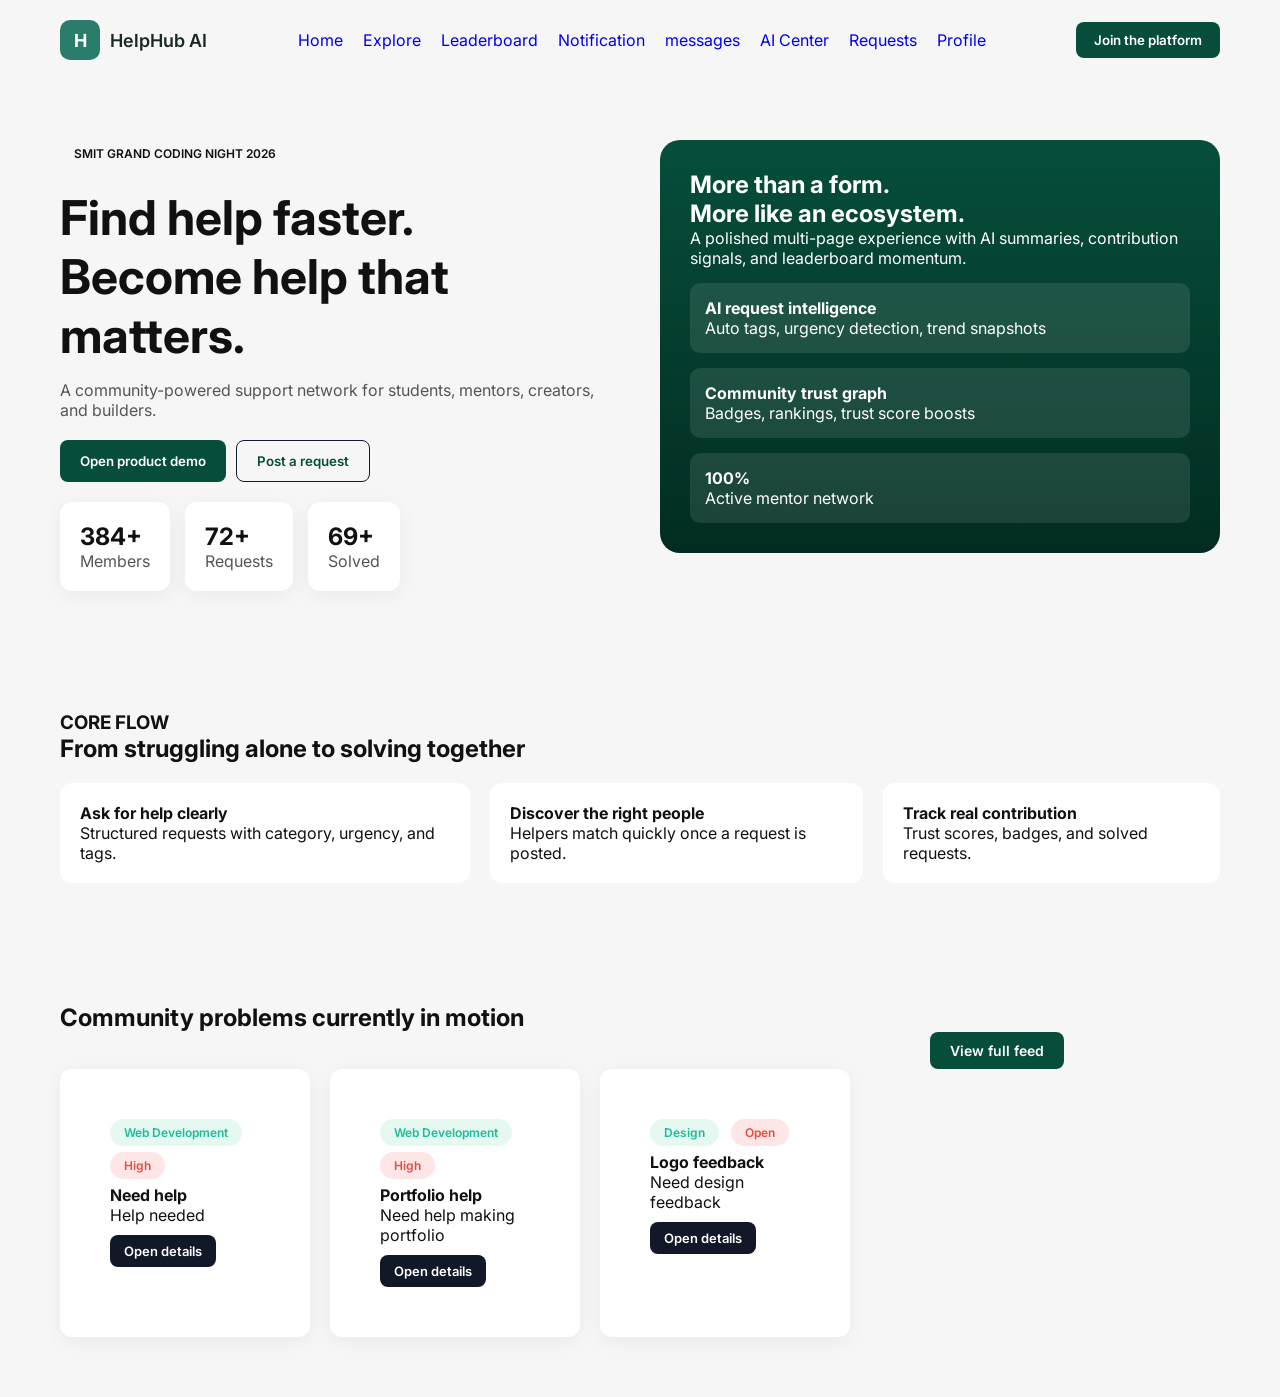
<file: index.html>
<!DOCTYPE html>
<html lang="en">
  <head>
    <meta charset="UTF-8" />
    <meta name="viewport" content="width=device-width, initial-scale=1.0" />
    <title>Helplytics AI</title>

    <link rel="stylesheet" href="style.css" />
    <link
      href="https://fonts.googleapis.com/css2?family=Inter:wght@300;400;600;700&display=swap"
      rel="stylesheet"
    />
  </head>

  <body>
    <form action="auth/auth.html">
      <!-- NAVBAR -->
      <header class="navbar">
        <a href="#" class="logo">
          <div class="logo-icon">H</div>
          <span class="logo-text">HelpHub AI</span>
        </a>
        <nav>
          <nav>
            <a href="index.html">Home</a>
            <a href="explore/expo.html">Explore</a>
            <a href="leaderboard/learder.html">Leaderboard</a>
            <a href="Notification/noti.html">Notification</a>
            <a href="messages/mess.html">messages</a>
            <a href="ai-center/ai.html">AI Center</a>
            <a href="requests/req.html">Requests</a>
            <a href="profile/pfp.html">Profile</a>
          </nav>
        </nav>

        <button class="join-btn">Join the platform</button>
      </header>

      <!-- HERO -->
      <section class="hero">
        <div class="left">
          <span class="tag">SMIT GRAND CODING NIGHT 2026</span>

          <h1>Find help faster.<br />Become help that matters.</h1>

          <p>
            A community-powered support network for students, mentors, creators,
            and builders.
          </p>

          <div class="buttons">
            <button class="primary">Open product demo</button>
            <button class="secondary">Post a request</button>
          </div>

          <div class="stats">
            <div class="card">
              <h2>384+</h2>
              <p>Members</p>
            </div>
            <div class="card">
              <h2>72+</h2>
              <p>Requests</p>
            </div>
            <div class="card">
              <h2>69+</h2>
              <p>Solved</p>
            </div>
          </div>
        </div>

        <div class="right">
          <div class="panel">
            <h2>More than a form.<br />More like an ecosystem.</h2>

            <p>
              A polished multi-page experience with AI summaries, contribution
              signals, and leaderboard momentum.
            </p>

            <div class="box">
              <strong>AI request intelligence</strong>
              <p>Auto tags, urgency detection, trend snapshots</p>
            </div>

            <div class="box">
              <strong>Community trust graph</strong>
              <p>Badges, rankings, trust score boosts</p>
            </div>

            <div class="box">
              <strong>100%</strong>
              <p>Active mentor network</p>
            </div>
          </div>
        </div>
      </section>

      <!-- CORE FLOW -->
      <section class="core">
        <h3>CORE FLOW</h3>
        <h2>From struggling alone to solving together</h2>

        <div class="flow-cards">
          <div class="flow">
            <h4>Ask for help clearly</h4>
            <p>Structured requests with category, urgency, and tags.</p>
          </div>

          <div class="flow">
            <h4>Discover the right people</h4>
            <p>Helpers match quickly once a request is posted.</p>
          </div>

          <div class="flow">
            <h4>Track real contribution</h4>
            <p>Trust scores, badges, and solved requests.</p>
          </div>
        </div>
      </section>

      <!-- FEATURED REQUESTS -->
      <section class="requests">
        <div class="req-header">
          <h2>Community problems currently in motion</h2>
          <button>View full feed</button>
        </div>

        <div class="req-cards">
          <div class="req-card">
            <span class="tag green">Web Development</span>
            <span class="tag red">High</span>
            <h4>Need help</h4>
            <p>Help needed</p>
            <button>Open details</button>
          </div>

          <div class="req-card">
            <span class="tag green">Web Development</span>
            <span class="tag red">High</span>
            <h4>Portfolio help</h4>
            <p>Need help making portfolio</p>
            <button>Open details</button>
          </div>

          <div class="req-card">
            <span class="tag green">Design</span>
            <span class="tag red">Open</span>
            <h4>Logo feedback</h4>
            <p>Need design feedback</p>
            <button>Open details</button>
          </div>
        </div>
      </section>
    </form>

    <script src="index.js" type="module"></script>
  </body>
</html>
</file>
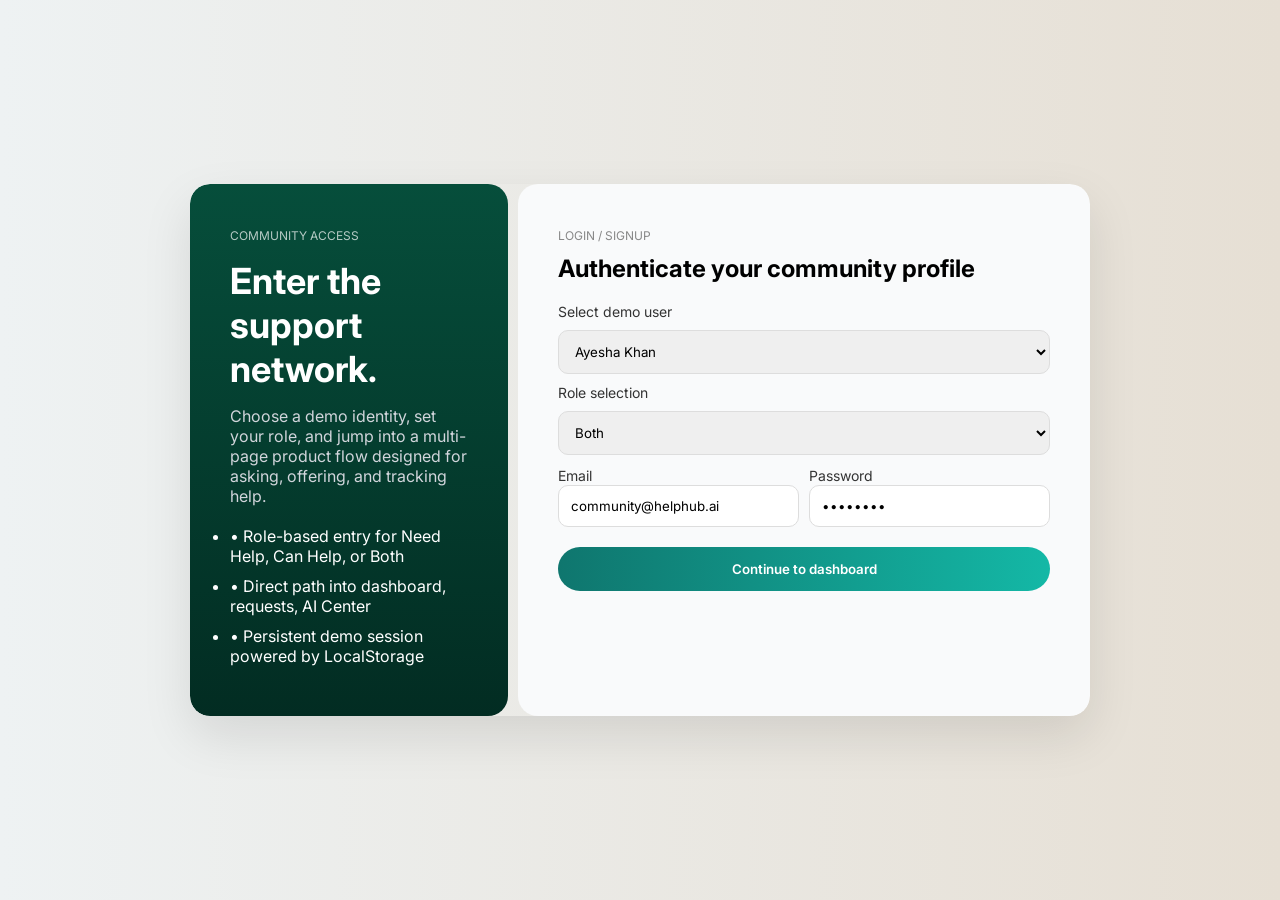
<file: auth/auth.html>
<!DOCTYPE html>
<html lang="en">
<head>
<meta charset="UTF-8">
<meta name="viewport" content="width=device-width, initial-scale=1.0">
<title>Auth - Helplytics</title>

<link rel="stylesheet" href="auth.css">
<link href="https://fonts.googleapis.com/css2?family=Inter:wght@300;400;600;700&display=swap" rel="stylesheet">
</head>

<body>
    

<div class="container">

  <!-- LEFT PANEL -->
  <div class="left">
    <span class="tag">COMMUNITY ACCESS</span>

    <h1>Enter the support network.</h1>

    <p>
      Choose a demo identity, set your role, and jump into a multi-page
      product flow designed for asking, offering, and tracking help.
    </p>

    <ul>
      <li>• Role-based entry for Need Help, Can Help, or Both</li>
      <li>• Direct path into dashboard, requests, AI Center</li>
      <li>• Persistent demo session powered by LocalStorage</li>
    </ul>
  </div>

  <!-- RIGHT PANEL -->
  <div class="right">

    <span class="small">LOGIN / SIGNUP</span>
    <h2>Authenticate your community profile</h2>

    <form id="loginForm">

      <label>Select demo user</label>
      <select id="user">
        <option>Ayesha Khan</option>
        <option>Ali Raza</option>
      </select>

      <label>Role selection</label>
      <select id="role">
        <option>Both</option>
        <option>Need Help</option>
        <option>Can Help</option>
      </select>

      <div class="row">
        <div>
          <label>Email</label>
          <input type="email" id="email" value="community@helphub.ai">
        </div>

        <div>
          <label>Password</label>
          <input type="password" id="password" value="12345678">
        </div>
      </div>

      <button type="submit">Continue to dashboard</button>

    </form>

  </div>

</div>

<script src="auth.js"></script>
</body>
</html>
</file>
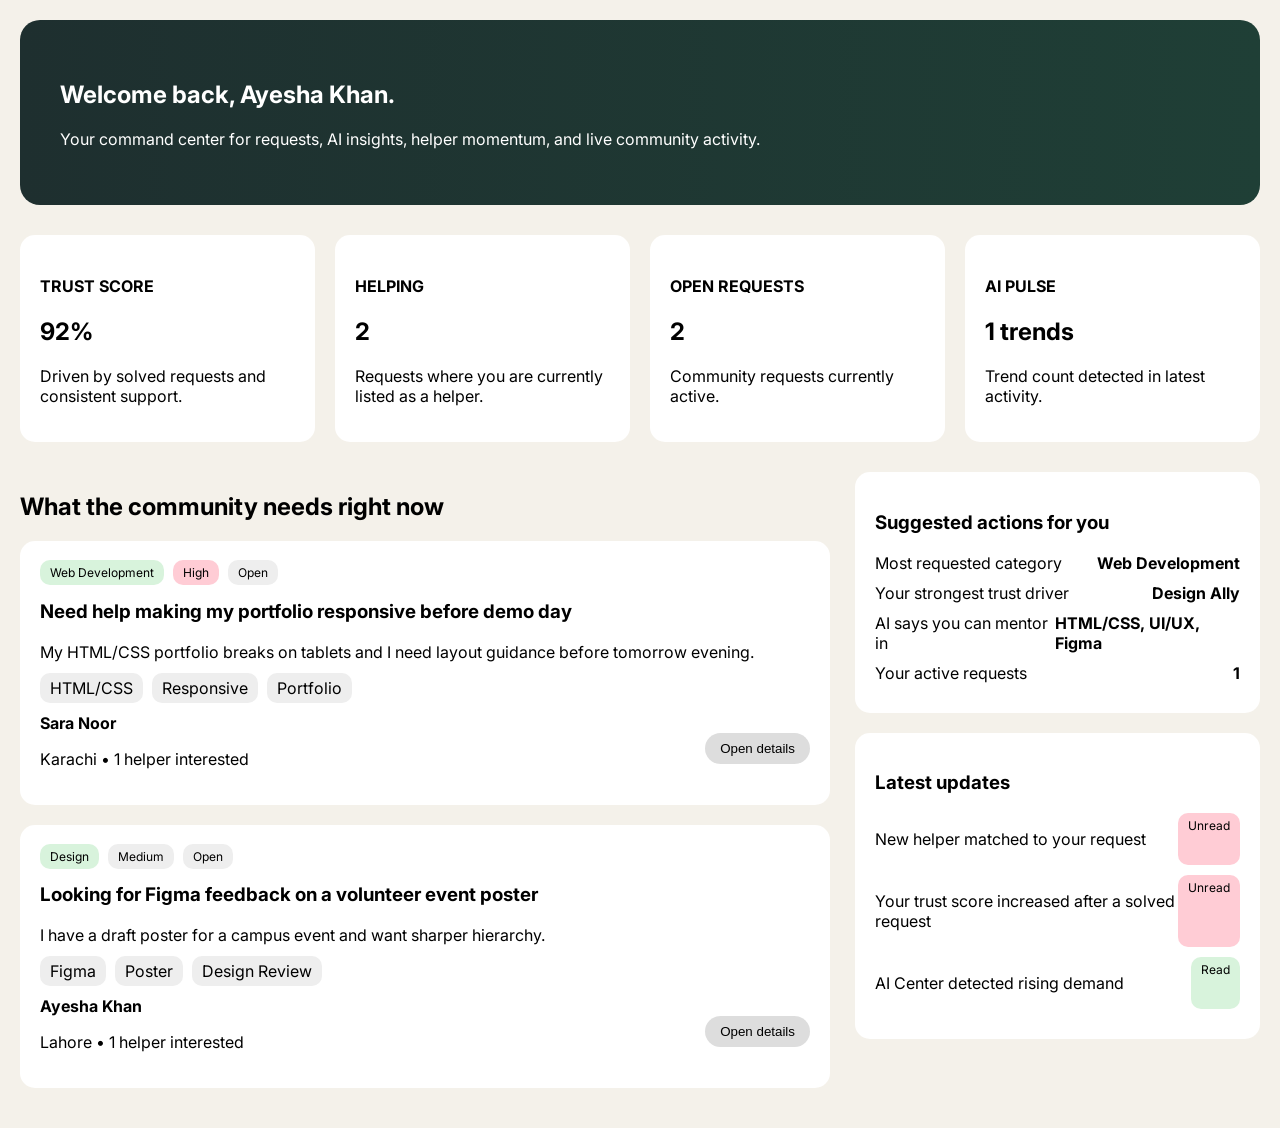
<file: dashborad/dash.html>
<!DOCTYPE html>
<html lang="en">
<head>
<meta charset="UTF-8">
<meta name="viewport" content="width=device-width, initial-scale=1.0">
<title>Dashboard</title>
<link rel="stylesheet" href="dash.css">
<link href="https://fonts.googleapis.com/css2?family=Inter:wght@300;400;600;700&display=swap" rel="stylesheet">
</head>

<body>

<!-- HERO -->
<section class="hero">
  <h1>Welcome back, Ayesha Khan.</h1>
  <p>Your command center for requests, AI insights, helper momentum, and live community activity.</p>
</section>

<!-- STATS -->
<section class="stats">

  <div class="card">
    <h4>TRUST SCORE</h4>
    <h2>92%</h2>
    <p>Driven by solved requests and consistent support.</p>
  </div>

  <div class="card">
    <h4>HELPING</h4>
    <h2>2</h2>
    <p>Requests where you are currently listed as a helper.</p>
  </div>

  <div class="card">
    <h4>OPEN REQUESTS</h4>
    <h2>2</h2>
    <p>Community requests currently active.</p>
  </div>

  <div class="card">
    <h4>AI PULSE</h4>
    <h2>1 trends</h2>
    <p>Trend count detected in latest activity.</p>
  </div>

</section>

<!-- MAIN GRID -->
<section class="main">

  <!-- LEFT SIDE -->
  <div class="left">

    <h2>What the community needs right now</h2>

    <!-- CARD 1 -->
    <div class="req-card">
      <div class="tags">
        <span class="green">Web Development</span>
        <span class="red">High</span>
        <span class="gray">Open</span>
      </div>

      <h3>Need help making my portfolio responsive before demo day</h3>

      <p>My HTML/CSS portfolio breaks on tablets and I need layout guidance before tomorrow evening.</p>

      <div class="skills">
        <span>HTML/CSS</span>
        <span>Responsive</span>
        <span>Portfolio</span>
      </div>

      <div class="bottom">
        <div>
          <strong>Sara Noor</strong>
          <p>Karachi • 1 helper interested</p>
        </div>

        <button>Open details</button>
      </div>
    </div>

    <!-- CARD 2 -->
    <div class="req-card">
      <div class="tags">
        <span class="green">Design</span>
        <span class="gray">Medium</span>
        <span class="gray">Open</span>
      </div>

      <h3>Looking for Figma feedback on a volunteer event poster</h3>
      <p>I have a draft poster for a campus event and want sharper hierarchy.</p>

      <div class="skills">
        <span>Figma</span>
        <span>Poster</span>
        <span>Design Review</span>
      </div>

      <div class="bottom">
        <div>
          <strong>Ayesha Khan</strong>
          <p>Lahore • 1 helper interested</p>
        </div>

        <button>Open details</button>
      </div>
    </div>

  </div>

  <!-- RIGHT SIDE -->
  <div class="right">

    <!-- AI INSIGHTS -->
    <div class="panel">
      <h3>Suggested actions for you</h3>

      <div class="row">
        <span>Most requested category</span>
        <b>Web Development</b>
      </div>

      <div class="row">
        <span>Your strongest trust driver</span>
        <b>Design Ally</b>
      </div>

      <div class="row">
        <span>AI says you can mentor in</span>
        <b>HTML/CSS, UI/UX, Figma</b>
      </div>

      <div class="row">
        <span>Your active requests</span>
        <b>1</b>
      </div>
    </div>

    <!-- NOTIFICATIONS -->
    <div class="panel">
      <h3>Latest updates</h3>

      <div class="notify">
        <p>New helper matched to your request</p>
        <span class="badge red">Unread</span>
      </div>

      <div class="notify">
        <p>Your trust score increased after a solved request</p>
        <span class="badge red">Unread</span>
      </div>

      <div class="notify">
        <p>AI Center detected rising demand</p>
        <span class="badge green">Read</span>
      </div>

    </div>

  </div>

</section>

</body>
</html>
</file>
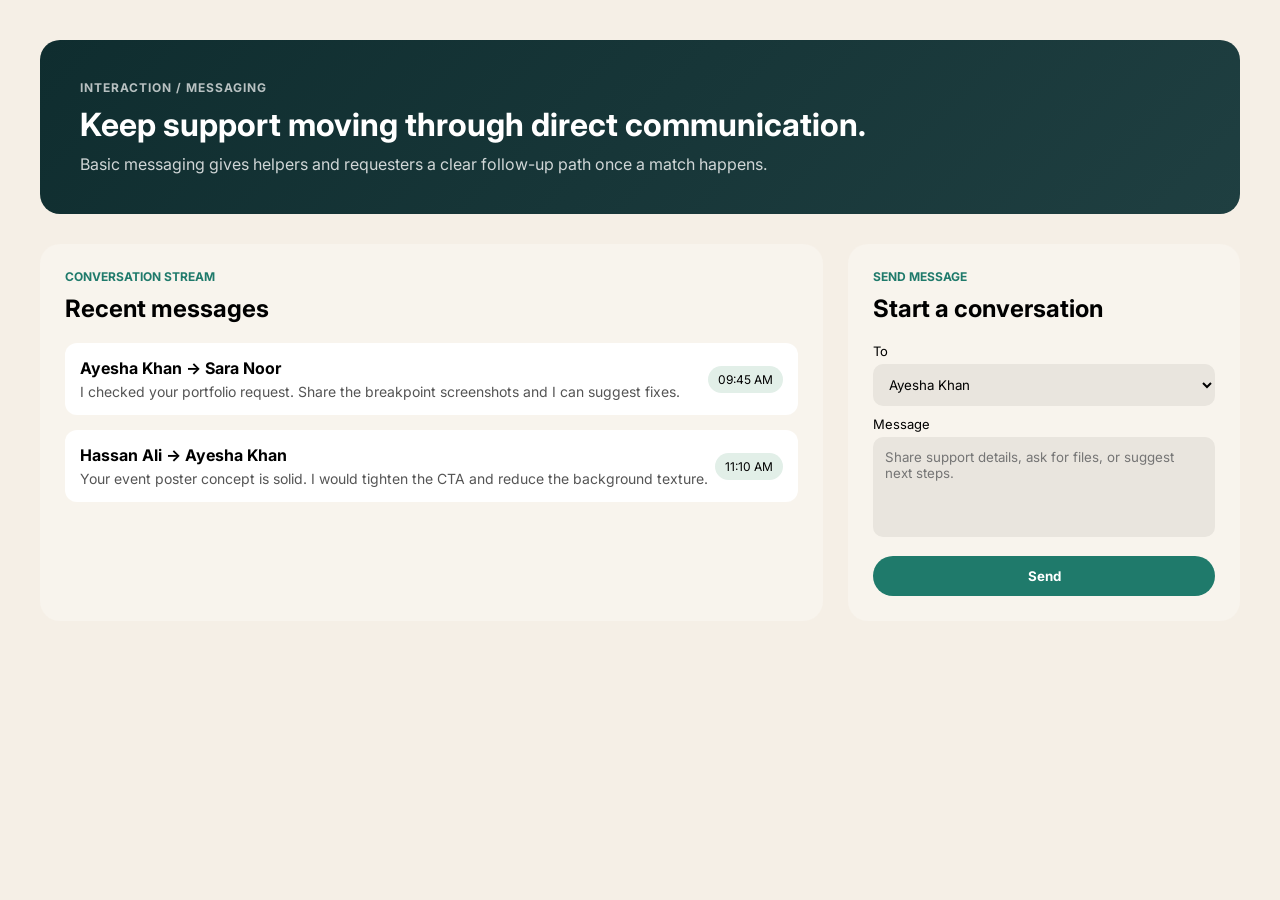
<file: messages/mess.html>
<!DOCTYPE html>
<html lang="en">
<head>
<meta charset="UTF-8">
<meta name="viewport" content="width=device-width, initial-scale=1.0">
<title>Messages</title>

<link rel="stylesheet" href="mess.css">
<link href="https://fonts.googleapis.com/css2?family=Inter:wght@300;400;600;700&display=swap" rel="stylesheet">
</head>

<body>

<!-- HEADER -->
<section class="header">
  <h4>INTERACTION / MESSAGING</h4>
  <h1>Keep support moving through direct communication.</h1>
  <p>Basic messaging gives helpers and requesters a clear follow-up path once a match happens.</p>
</section>

<!-- MAIN -->
<section class="container">

  <!-- LEFT SIDE -->
  <div class="messages-card">
    <h5>CONVERSATION STREAM</h5>
    <h2>Recent messages</h2>

    <!-- Message 1 -->
    <div class="message">
      <div>
        <strong>Ayesha Khan → Sara Noor</strong>
        <p>I checked your portfolio request. Share the breakpoint screenshots and I can suggest fixes.</p>
      </div>
      <span>09:45 AM</span>
    </div>

    <!-- Message 2 -->
    <div class="message">
      <div>
        <strong>Hassan Ali → Ayesha Khan</strong>
        <p>Your event poster concept is solid. I would tighten the CTA and reduce the background texture.</p>
      </div>
      <span>11:10 AM</span>
    </div>

  </div>

  <!-- RIGHT SIDE -->
  <div class="send-card">
    <h5>SEND MESSAGE</h5>
    <h2>Start a conversation</h2>

    <label>To</label>
    <select>
      <option>Ayesha Khan</option>
      <option>Sara Noor</option>
      <option>Hassan Ali</option>
    </select>

    <label>Message</label>
    <textarea placeholder="Share support details, ask for files, or suggest next steps."></textarea>

    <button>Send</button>
  </div>

</section>

</body>
</html>
</file>
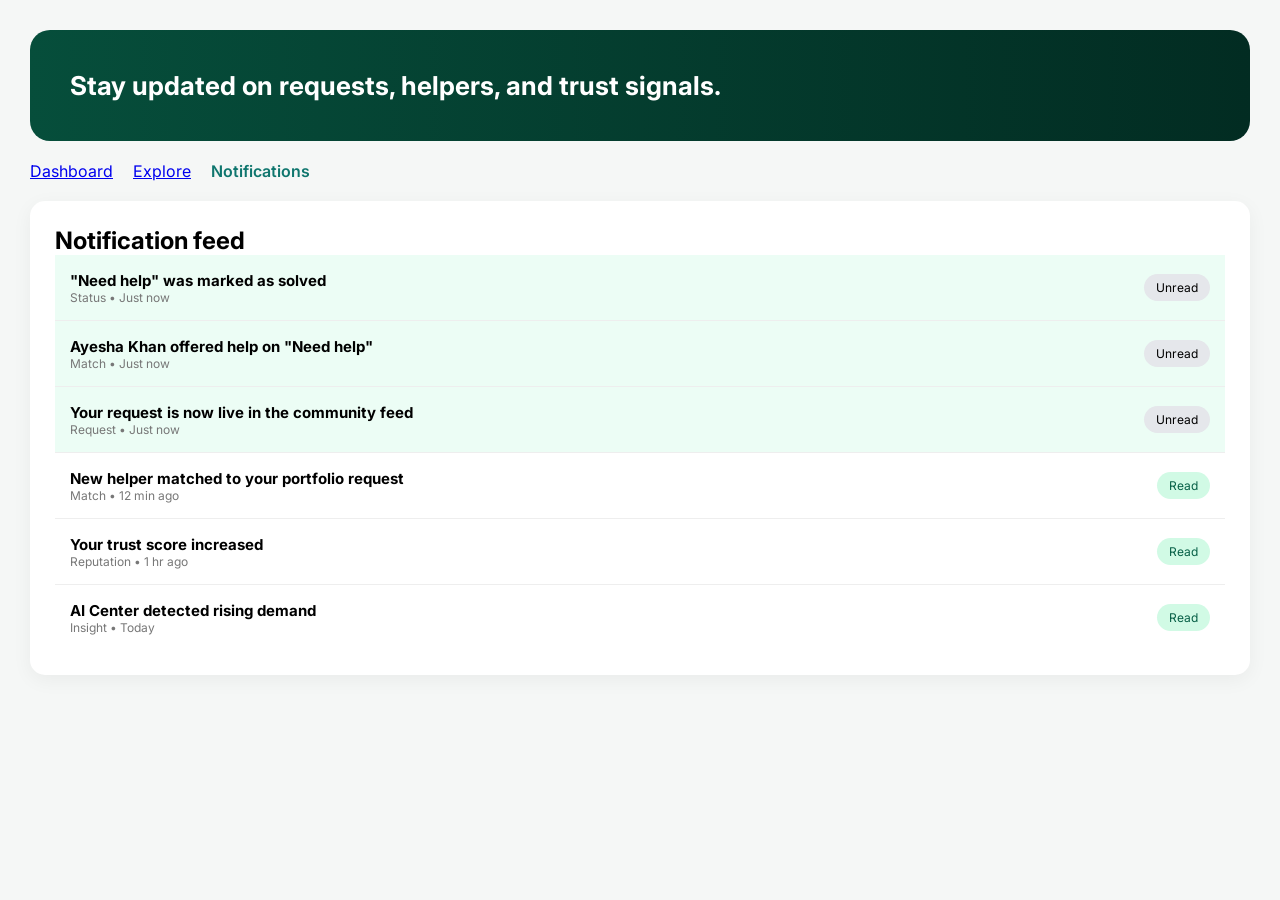
<file: Notification/noti.html>
<!DOCTYPE html>
<html lang="en">
<head>
<meta charset="UTF-8">
<meta name="viewport" content="width=device-width, initial-scale=1.0">
<title>Notifications</title>

<link rel="stylesheet" href="noti.css">
<link href="https://fonts.googleapis.com/css2?family=Inter:wght@400;600;700&display=swap" rel="stylesheet">
</head>

<body>

<!-- HERO -->
<section class="hero">
  <h1>Stay updated on requests, helpers, and trust signals.</h1>
</section>

<!-- NAV -->
<div class="mini-nav">
  <a href="/dashboard/dash.html">Dashboard</a>
  <a href="/explore/expo.html">Explore</a>
  <span class="active">Notifications</span>
</div>

<!-- MAIN -->
<div class="container">

  <h2>Notification feed</h2>

  <!-- ITEM -->
  <div class="item unread">
    <div>
      <strong>"Need help" was marked as solved</strong>
      <p>Status • Just now</p>
    </div>
    <span class="badge">Unread</span>
  </div>

  <div class="item unread">
    <div>
      <strong>Ayesha Khan offered help on "Need help"</strong>
      <p>Match • Just now</p>
    </div>
    <span class="badge">Unread</span>
  </div>

  <div class="item unread">
    <div>
      <strong>Your request is now live in the community feed</strong>
      <p>Request • Just now</p>
    </div>
    <span class="badge">Unread</span>
  </div>

  <div class="item">
    <div>
      <strong>New helper matched to your portfolio request</strong>
      <p>Match • 12 min ago</p>
    </div>
    <span class="badge read">Read</span>
  </div>

  <div class="item">
    <div>
      <strong>Your trust score increased</strong>
      <p>Reputation • 1 hr ago</p>
    </div>
    <span class="badge read">Read</span>
  </div>

  <div class="item">
    <div>
      <strong>AI Center detected rising demand</strong>
      <p>Insight • Today</p>
    </div>
    <span class="badge read">Read</span>
  </div>

</div>

<script src="noti.js"></script>
</body>
</html>
</file>
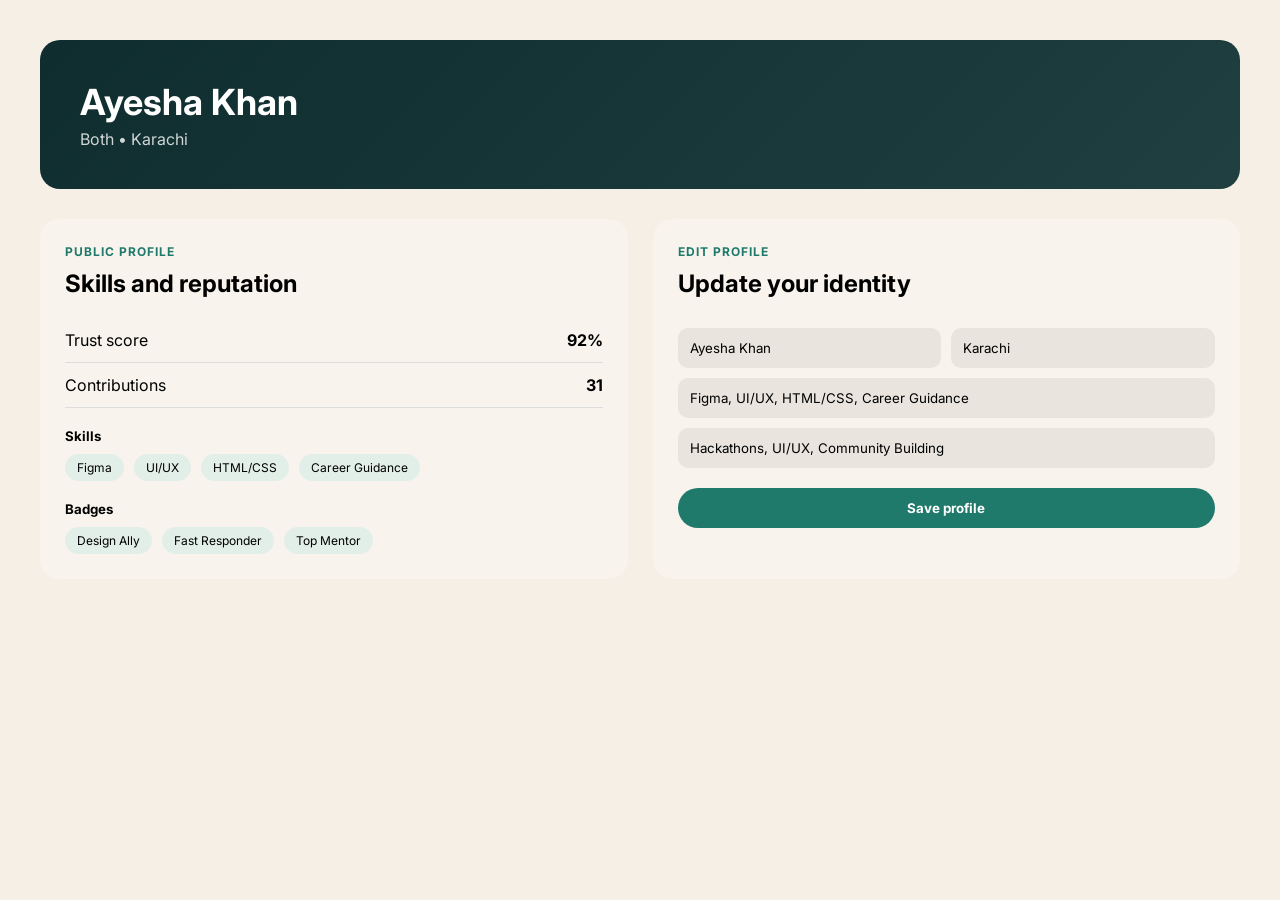
<file: profile/pfp.html>
<!DOCTYPE html>
<html lang="en">
<head>
<meta charset="UTF-8">
<meta name="viewport" content="width=device-width, initial-scale=1.0">
<title>Profile</title>

<link rel="stylesheet" href="pfp.css">
<link href="https://fonts.googleapis.com/css2?family=Inter:wght@300;400;600;700&display=swap" rel="stylesheet">
</head>

<body>

<!-- TOP HEADER -->
<section class="header">
  <h1>Ayesha Khan</h1>
  <p>Both • Karachi</p>
</section>

<!-- MAIN -->
<section class="profile-container">

  <!-- LEFT SIDE -->
  <div class="profile-card">

    <h4>PUBLIC PROFILE</h4>
    <h2>Skills and reputation</h2>

    <div class="row">
      <span>Trust score</span>
      <strong>92%</strong>
    </div>

    <div class="row">
      <span>Contributions</span>
      <strong>31</strong>
    </div>

    <h5>Skills</h5>
    <div class="tags">
      <span>Figma</span>
      <span>UI/UX</span>
      <span>HTML/CSS</span>
      <span>Career Guidance</span>
    </div>

    <h5>Badges</h5>
    <div class="tags">
      <span>Design Ally</span>
      <span>Fast Responder</span>
      <span>Top Mentor</span>
    </div>

  </div>

  <!-- RIGHT SIDE -->
  <div class="edit-card">

    <h4>EDIT PROFILE</h4>
    <h2>Update your identity</h2>

    <div class="input-row">
      <input type="text" value="Ayesha Khan">
      <input type="text" value="Karachi">
    </div>

    <input type="text" value="Figma, UI/UX, HTML/CSS, Career Guidance">
    <input type="text" value="Hackathons, UI/UX, Community Building">

    <button>Save profile</button>

  </div>

</section>

</body>
</html>
</file>
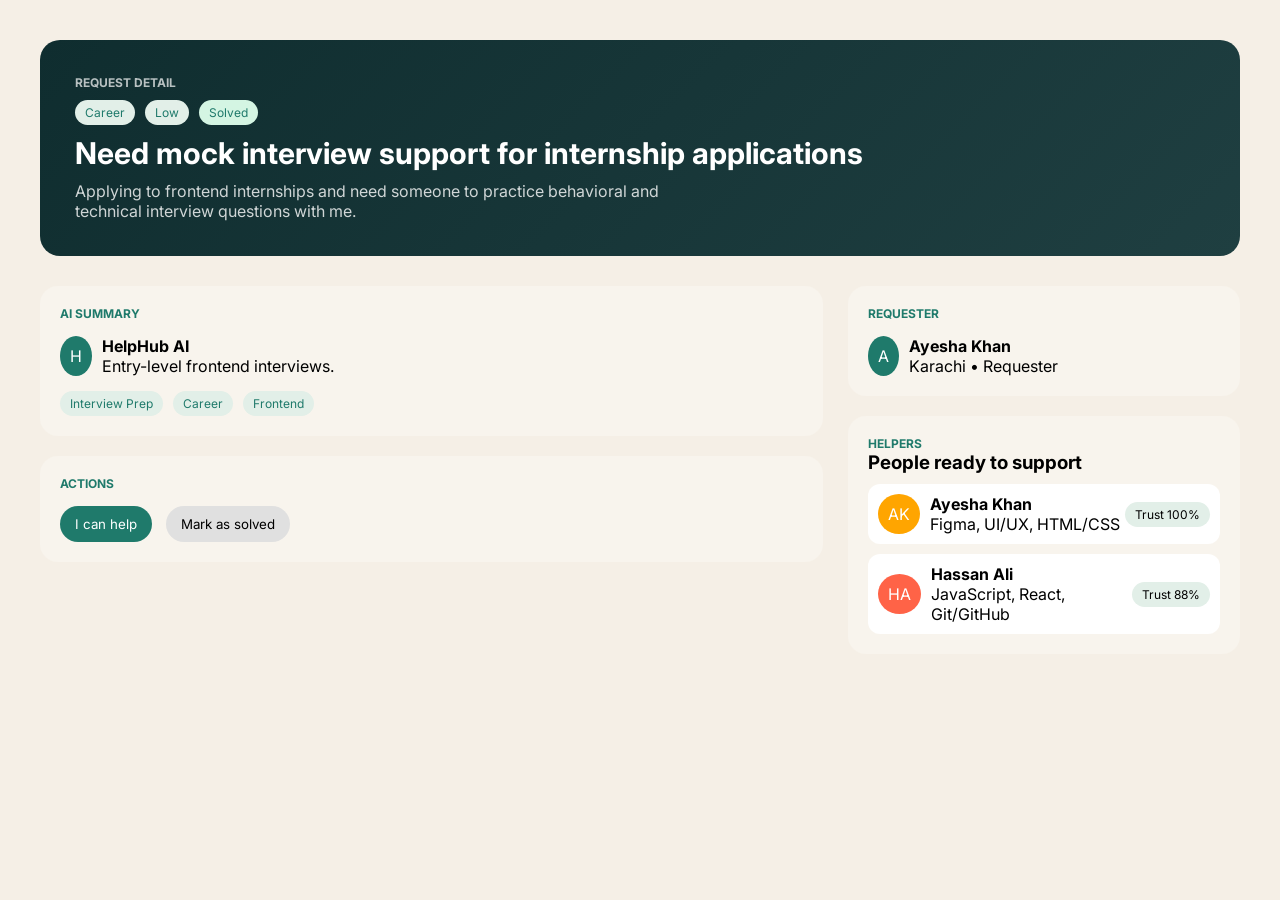
<file: requests/req.html>
<!DOCTYPE html>
<html lang="en">
<head>
<meta charset="UTF-8">
<meta name="viewport" content="width=device-width, initial-scale=1.0">
<title>Request Detail</title>

<link rel="stylesheet" href="req.css">
<link href="https://fonts.googleapis.com/css2?family=Inter:wght@300;400;600;700&display=swap" rel="stylesheet">
</head>

<body>

<!-- HEADER -->
<section class="header">
  <h5>REQUEST DETAIL</h5>

  <div class="tags">
    <span>Career</span>
    <span>Low</span>
    <span class="green">Solved</span>
  </div>

  <h1>Need mock interview support for internship applications</h1>

  <p>
    Applying to frontend internships and need someone to practice behavioral
    and technical interview questions with me.
  </p>
</section>

<!-- MAIN -->
<section class="container">

  <!-- LEFT -->
  <div class="left">

    <div class="card">
      <h5>AI SUMMARY</h5>

      <div class="ai-box">
        <div class="icon">H</div>
        <div>
          <strong>HelpHub AI</strong>
          <p>Entry-level frontend interviews.</p>
        </div>
      </div>

      <div class="tags small">
        <span>Interview Prep</span>
        <span>Career</span>
        <span>Frontend</span>
      </div>
    </div>

    <div class="card">
      <h5>ACTIONS</h5>

      <div class="buttons">
        <button class="primary">I can help</button>
        <button class="secondary">Mark as solved</button>
      </div>
    </div>

  </div>

  <!-- RIGHT -->
  <div class="right">

    <div class="card">
      <h5>REQUESTER</h5>

      <div class="user">
        <div class="avatar">A</div>
        <div>
          <strong>Ayesha Khan</strong>
          <p>Karachi • Requester</p>
        </div>
      </div>
    </div>

    <div class="card">
      <h5>HELPERS</h5>
      <h3>People ready to support</h3>

      <div class="helper">
        <div class="avatar orange">AK</div>
        <div class="info">
          <strong>Ayesha Khan</strong>
          <p>Figma, UI/UX, HTML/CSS</p>
        </div>
        <span class="trust">Trust 100%</span>
      </div>

      <div class="helper">
        <div class="avatar red">HA</div>
        <div class="info">
          <strong>Hassan Ali</strong>
          <p>JavaScript, React, Git/GitHub</p>
        </div>
        <span class="trust">Trust 88%</span>
      </div>

    </div>

  </div>

</section>

</body>
</html>
</file>
<file: style.css>
* {
    margin: 0;
    padding: 0;
    box-sizing: border-box;
    font-family: Inter
}

body {
    background: #f6f6f6;
    color: #111
}

/* NAV */
.navbar {
    display: flex;
    justify-content: space-between;
    padding: 20px 60px;
    align-items: center;
}

.navbar a {
    text-decoration: none;
}

.navbar a:hover {
    text-decoration: underline;
    box-shadow: 0 4px 12px rgba(0, 255, 0, 0.5);
    animation: infinite;
}

@keyframes hoverPop {
    0% {
        transform: scale(1);
    }

    50% {
        transform: scale(1.08);
    }

    100% {
        transform: scale(1);
    }
}

.logo {
    display: flex;
    align-items: center;
    gap: 10px;
    text-decoration: none;
}

.logo-icon {
    width: 40px;
    height: 40px;
    background: #2a7d6b;
    border-radius: 10px;
    display: flex;
    align-items: center;
    justify-content: center;
    color: white;
    font-weight: 700;
    font-size: 18px;
}

.logo-text {
    font-weight: 600;
    font-size: 18px;
    color: #1a2b25;
}

nav {
    display: flex;
    gap: 20px;
    color: #555
}

.join-btn {
    padding: 10px 18px;
    border: none;
    border-radius: 8px;
    background: #064e3b;
    color: #fff;
    font-weight: 600;
    cursor: pointer;
    transition: all 0.25s ease;
  }
  
  .join-btn:hover {
    transform: translateY(-3px);
    box-shadow: 0 8px 18px rgba(108, 99, 255, 0.25);
  }

/* HERO */
.hero {
    display: flex;
    padding: 60px;
    gap: 40px
}

.left {
    flex: 1
}

.right {
    flex: 1
}

.left h1 {
    font-size: 48px;
    margin: 15px 0
}

.left p {
    color: #555
}

.buttons {
    margin: 20px 0;
    display: flex;
    gap: 10px
}

.primary {
    padding: 12px 20px;
    border: none;
    border-radius: 8px;
    background: #064e3b;
    color: #fff;
    font-weight: 600;
    cursor: pointer;
    transition: all 0.25s ease;
  }
  
  .primary:hover {
    transform: translateY(-3px);
    box-shadow: 0 10px 22px rgba(0, 0, 0, 0.2);
  }

  .secondary {
    padding: 12px 20px;
    border: 1px solid #111827;
    border-radius: 8px;
    background: transparent;
    color: #064e3b;
    font-weight: 600;
    cursor: pointer;
    transition: all 0.25s ease;
  }
  
  .secondary:hover {
    transform: translateY(-3px);
    box-shadow: 0 6px 14px rgba(17, 24, 39, 0.15);
  }

.stats {
    display: flex;
    gap: 15px
}

.card {
    background: #fff;
    padding: 20px;
    border-radius: 12px;
    box-shadow: 0 5px 20px rgba(0, 0, 0, 0.05)
}

.panel {
    background: linear-gradient(#064e3b, #022c22);
    color: #fff;
    padding: 30px;
    border-radius: 20px
}

.box {
    background: rgba(255, 255, 255, 0.1);
    padding: 15px;
    margin-top: 15px;
    border-radius: 10px
}

/* CORE */
.core {
    padding: 60px
}

.flow-cards {
    display: flex;
    gap: 20px;
    margin-top: 20px
}

.flow {
    background: #fff;
    padding: 20px;
    border-radius: 12px
}

/* REQUESTS */
.requests {
    padding: 60px
}

.req-header button {
    background: linear-gradient(135deg, #064e3b, #064e3b);
    color: #fff;
    border: none;
    padding: 10px 20px;
    border-radius: 8px;
    font-size: 14px;
    font-weight: 600;
    cursor: pointer;
    transition: all 0.3s ease;
    margin-left: 75%;
}

.req-card button {
    margin-top: 10px;
    padding: 8px 14px;
    border: none;
    border-radius: 8px;
    background: #111827;
    color: #fff;
    font-size: 13px;
    font-weight: 600;
    cursor: pointer;
    transition: all 0.3s ease;
  }

  .req-card button:hover {
    background: #374151;
    transform: translateY(-2px);
  }

  .req-card button:active {
    transform: scale(0.96);
  }

/* Hover effect */
.req-header button:hover {
    background: linear-gradient(135deg, #5a54e6, #4a45d1);
    transform: translateY(-2px);
}

/* Click effect */
.req-header button:active {
    transform: scale(0.95);
}

.req-cards {
    display: flex;
    gap: 20px
}


.req-card {
    background: #fff;
    padding: 50px;
    border-radius: 12px;
    width: 250px;
    box-shadow: 0 5px 20px rgba(0, 0, 0, 0.05)
}

.tag {
    display: inline-block;
    padding: 6px 14px;
    border-radius: 20px;
    font-size: 12px;
    font-weight: 600;
    margin-right: 8px;
    margin-bottom: 6px;
  }

.tag.red {
    background-color: #ffe6e6;
    color: #e74c3c;
}

.tag.green {
    background-color: #e6f9f0;
    color: #1abc9c;
}

/* MOBILE */
@media(max-width:900px) {
    .hero {
        flex-direction: column
    }

    .flow-cards,
    .req-cards {
        flex-direction: column
    }
}
</file>
<file: auth/auth.css>
* {
    margin: 0;
    padding: 0;
    box-sizing: border-box;
    font-family: Inter;
}

body {
    background: linear-gradient(90deg, #eef2f3, #e6dfd4);
    height: 100vh;
    display: flex;
    align-items: center;
    justify-content: center;
}

/* MAIN */
.container {
    display: flex;
    width: 900px;
    border-radius: 20px;
    overflow: hidden;
    box-shadow: 0 20px 50px rgba(0, 0, 0, 0.1);
}

/* LEFT */
.left {
    flex: 1;
    padding: 40px;
    background: linear-gradient(180deg, #064e3b, #022c22);
    color: white;
    border-radius: 20px;
}

.tag {
    font-size: 12px;
    opacity: 0.7;
}

.left h1 {
    font-size: 36px;
    margin: 15px 0;
}

.left p {
    color: #d1d5db;
    margin-bottom: 20px;
}

.left li {
    margin-bottom: 10px;
}

/* RIGHT */
.right {
    flex: 1;
    background: #f9fafb;
    padding: 40px;
    border-radius: 20px;
    margin-left: 10px;
}

.small {
    font-size: 12px;
    color: #888;
}

.right h2 {
    margin: 10px 0 20px;
}

/* FORM */
form {
    display: flex;
    flex-direction: column;
    gap: 10px;
}

label {
    font-size: 14px;
    color: #333;
}

input,
select {
    padding: 12px;
    border-radius: 10px;
    border: 1px solid #ddd;
}

.row {
    display: flex;
    gap: 10px;
}

button {
    margin-top: 10px;
    padding: 14px;
    border: none;
    border-radius: 25px;
    background: linear-gradient(90deg, #0f766e, #14b8a6);
    color: white;
    font-weight: 600;
    cursor: pointer;
}

/* MOBILE */
@media(max-width:800px) {
    .container {
        flex-direction: column;
        width: 95%;
    }

    .row {
        flex-direction: column;
    }
}
</file>
<file: dashborad/dash.css>
body{
    font-family: 'Inter', sans-serif;
    background:#f4f1ea;
    margin:0;
    padding:20px;
  }
  
  /* HERO */
  .hero{
    background: linear-gradient(90deg,#1e2f2f,#1f3f36);
    color:white;
    padding:40px;
    border-radius:20px;
  }
  
  /* STATS */
  .stats{
    display:flex;
    gap:20px;
    margin:30px 0;
  }
  
  .card{
    background:white;
    padding:20px;
    border-radius:15px;
    flex:1;
  }
  
  /* MAIN GRID */
  .main{
    display:flex;
    gap:25px;
  }
  
  /* LEFT */
  .left{
    flex:2;
  }
  
  /* RIGHT */
  .right{
    flex:1;
    display:flex;
    flex-direction:column;
    gap:20px;
  }
  
  /* REQUEST CARD */
  .req-card{
    background:white;
    padding:20px;
    border-radius:15px;
    margin-bottom:20px;
  }
  
  .tags span{
    padding:5px 10px;
    border-radius:10px;
    margin-right:5px;
    font-size:12px;
  }
  
  .green{ background:#d8f3dc; }
  .red{ background:#ffccd5; }
  .gray{ background:#eee; }
  
  .skills span{
    background:#eee;
    padding:5px 10px;
    border-radius:10px;
    margin-right:5px;
  }
  
  /* BOTTOM */
  .bottom{
    display:flex;
    justify-content:space-between;
    align-items:center;
    margin-top:15px;
  }
  
  button{
    padding:8px 15px;
    border:none;
    border-radius:20px;
    background:#ddd;
    cursor:pointer;
  }
  
  /* RIGHT PANEL */
  .panel{
    background:white;
    padding:20px;
    border-radius:15px;
  }
  
  .row{
    display:flex;
    justify-content:space-between;
    margin:10px 0;
  }
  
  /* NOTIFICATIONS */
  .notify{
    display:flex;
    justify-content:space-between;
    margin:10px 0;
  }
  
  .badge{
    padding:5px 10px;
    border-radius:10px;
    font-size:12px;
  }
  
  .badge.red{
    background:#ffccd5;
  }
  
  .badge.green{
    background:#d8f3dc;
  }
</file>
<file: messages/mess.css>
* {
    margin: 0;
    padding: 0;
    box-sizing: border-box;
    font-family: 'Inter', sans-serif;
  }
  
  body {
    background: #f5efe6;
    padding: 40px;
  }
  
  /* HEADER */
  .header {
    background: linear-gradient(135deg, #0f2d2f, #1f3f41);
    color: white;
    padding: 40px;
    border-radius: 20px;
    margin-bottom: 30px;
  }
  
  .header h4 {
    font-size: 12px;
    opacity: 0.7;
    letter-spacing: 1px;
  }
  
  .header h1 {
    margin: 10px 0;
    font-size: 32px;
  }
  
  .header p {
    opacity: 0.8;
  }
  
  /* GRID */
  .container {
    display: grid;
    grid-template-columns: 2fr 1fr;
    gap: 25px;
  }
  
  /* LEFT CARD */
  .messages-card {
    background: #f8f4ed;
    padding: 25px;
    border-radius: 20px;
  }
  
  .messages-card h5 {
    color: #1f7a6b;
    font-size: 12px;
  }
  
  .messages-card h2 {
    margin: 10px 0 20px;
  }
  
  /* MESSAGE BOX */
  .message {
    background: #ffffff;
    padding: 15px;
    border-radius: 12px;
    margin-bottom: 15px;
    display: flex;
    justify-content: space-between;
    align-items: center;
  }
  
  .message p {
    font-size: 14px;
    color: #555;
    margin-top: 5px;
  }
  
  .message span {
    background: #e2efe8;
    padding: 6px 10px;
    border-radius: 15px;
    font-size: 12px;
  }
  
  /* RIGHT CARD */
  .send-card {
    background: #f8f4ed;
    padding: 25px;
    border-radius: 20px;
  }
  
  .send-card h5 {
    color: #1f7a6b;
    font-size: 12px;
  }
  
  .send-card h2 {
    margin: 10px 0 20px;
  }
  
  /* FORM */
  .send-card label {
    font-size: 13px;
    display: block;
    margin-top: 10px;
  }
  
  select, textarea {
    width: 100%;
    padding: 12px;
    margin-top: 5px;
    border-radius: 10px;
    border: none;
    background: #e9e5de;
  }
  
  textarea {
    height: 100px;
    resize: none;
  }
  
  /* BUTTON */
  button {
    width: 100%;
    margin-top: 15px;
    padding: 12px;
    border-radius: 25px;
    border: none;
    background: #1f7a6b;
    color: white;
    font-weight: bold;
    cursor: pointer;
  }
</file>
<file: Notification/noti.css>
*{
  margin:0;
  padding:0;
  box-sizing:border-box;
  font-family:Inter;
  }
  
  body{
  background:#f5f7f6;
  padding:30px;
  }
  
  /* HERO */
  .hero{
  background:linear-gradient(90deg,#064e3b,#022c22);
  color:white;
  padding:40px;
  border-radius:20px;
  margin-bottom:20px;
  }
  
  .hero h1{
  font-size:26px;
  }
  
  /* NAV */
  .mini-nav{
  display:flex;
  gap:20px;
  margin:20px 0;
  color:#666;
  }
  
  .active{
  color:#0f766e;
  font-weight:600;
  }
  
  /* CONTAINER */
  .container{
  background:white;
  padding:25px;
  border-radius:15px;
  box-shadow:0 5px 20px rgba(0,0,0,0.05);
  }
  
  /* ITEM */
  .item{
  display:flex;
  justify-content:space-between;
  align-items:center;
  padding:15px;
  border-bottom:1px solid #eee;
  transition:0.3s;
  }
  
  .item:last-child{
  border:none;
  }
  
  .item:hover{
  background:#f9fafb;
  }
  
  /* UNREAD */
  .unread{
  background:#ecfdf5;
  }
  
  /* TEXT */
  .item strong{
  font-size:15px;
  }
  
  .item p{
  font-size:12px;
  color:#777;
  }
  
  /* BADGE */
  .badge{
  background:#e5e7eb;
  padding:6px 12px;
  border-radius:20px;
  font-size:12px;
  }
  
  .badge.read{
  background:#d1fae5;
  color:#065f46;
  }
</file>
<file: profile/pfp.css>
* {
    margin: 0;
    padding: 0;
    box-sizing: border-box;
    font-family: 'Inter', sans-serif;
  }
  
  body {
    background: #f5efe6;
    padding: 40px;
  }
  
  /* HEADER */
  .header {
    background: linear-gradient(135deg, #0f2d2f, #1f3f41);
    color: white;
    padding: 40px;
    border-radius: 20px;
    margin-bottom: 30px;
  }
  
  .header h1 {
    font-size: 36px;
  }
  
  .header p {
    opacity: 0.8;
    margin-top: 5px;
  }
  
  /* MAIN GRID */
  .profile-container {
    display: grid;
    grid-template-columns: 1fr 1fr;
    gap: 25px;
  }
  
  /* CARDS */
  .profile-card, .edit-card {
    background: #f8f4ed;
    padding: 25px;
    border-radius: 20px;
  }
  
  /* TEXT */
  h2 {
    margin: 10px 0 20px;
  }
  
  h4 {
    color: #1f7a6b;
    font-size: 12px;
    letter-spacing: 1px;
  }
  
  h5 {
    margin-top: 20px;
  }
  
  /* ROW */
  .row {
    display: flex;
    justify-content: space-between;
    padding: 12px 0;
    border-bottom: 1px solid #ddd;
  }
  
  /* TAGS */
  .tags {
    display: flex;
    gap: 10px;
    flex-wrap: wrap;
    margin-top: 10px;
  }
  
  .tags span {
    background: #e2efe8;
    padding: 6px 12px;
    border-radius: 20px;
    font-size: 12px;
  }
  
  /* INPUTS */
  .edit-card input {
    width: 100%;
    padding: 12px;
    margin-top: 10px;
    border-radius: 10px;
    border: none;
    background: #e9e5de;
  }
  
  .input-row {
    display: flex;
    gap: 10px;
  }
  
  /* BUTTON */
  button {
    width: 100%;
    margin-top: 20px;
    padding: 12px;
    border: none;
    border-radius: 25px;
    background: #1f7a6b;
    color: white;
    font-weight: bold;
    cursor: pointer;
  }
</file>
<file: requests/req.css>
* {
    margin: 0;
    padding: 0;
    box-sizing: border-box;
    font-family: 'Inter', sans-serif;
  }
  
  body {
    background: #f5efe6;
    padding: 40px;
  }
  
  /* HEADER */
  .header {
    background: linear-gradient(135deg, #0f2d2f, #1f3f41);
    color: white;
    padding: 35px;
    border-radius: 20px;
    margin-bottom: 30px;
  }
  
  .header h5 {
    font-size: 12px;
    opacity: 0.7;
  }
  
  .header h1 {
    margin: 10px 0;
    font-size: 30px;
  }
  
  .header p {
    opacity: 0.8;
    max-width: 600px;
  }
  
  /* TAGS */
  .tags {
    display: flex;
    gap: 10px;
    margin-top: 10px;
  }
  
  .tags span {
    background: #e2efe8;
    color: #1f7a6b;
    padding: 5px 10px;
    border-radius: 20px;
    font-size: 12px;
  }
  
  .tags .green {
    background: #d4f5e3;
  }
  
  .tags.small {
    margin-top: 15px;
  }
  
  /* GRID */
  .container {
    display: grid;
    grid-template-columns: 2fr 1fr;
    gap: 25px;
  }
  
  /* CARD */
  .card {
    background: #f8f4ed;
    padding: 20px;
    border-radius: 18px;
    margin-bottom: 20px;
  }
  
  .card h5 {
    color: #1f7a6b;
    font-size: 12px;
  }
  
  /* AI BOX */
  .ai-box {
    display: flex;
    gap: 10px;
    margin-top: 15px;
  }
  
  .icon {
    background: #1f7a6b;
    color: white;
    padding: 10px;
    border-radius: 50%;
  }
  
  /* BUTTONS */
  .buttons {
    margin-top: 15px;
  }
  
  button {
    padding: 10px 15px;
    border-radius: 20px;
    border: none;
    cursor: pointer;
    margin-right: 10px;
  }
  
  .primary {
    background: #1f7a6b;
    color: white;
  }
  
  .secondary {
    background: #e0e0e0;
  }
  
  /* USER */
  .user {
    display: flex;
    gap: 10px;
    margin-top: 15px;
  }
  
  .avatar {
    background: #1f7a6b;
    color: white;
    padding: 10px;
    border-radius: 50%;
  }
  
  .avatar.orange {
    background: orange;
  }
  
  .avatar.red {
    background: tomato;
  }
  
  /* HELPERS */
  .helper {
    display: flex;
    align-items: center;
    justify-content: space-between;
    background: #fff;
    padding: 10px;
    border-radius: 12px;
    margin-top: 10px;
  }
  
  .helper .info {
    flex: 1;
    margin-left: 10px;
  }
  
  .trust {
    background: #e2efe8;
    padding: 5px 10px;
    border-radius: 15px;
    font-size: 12px;
  }
</file>
